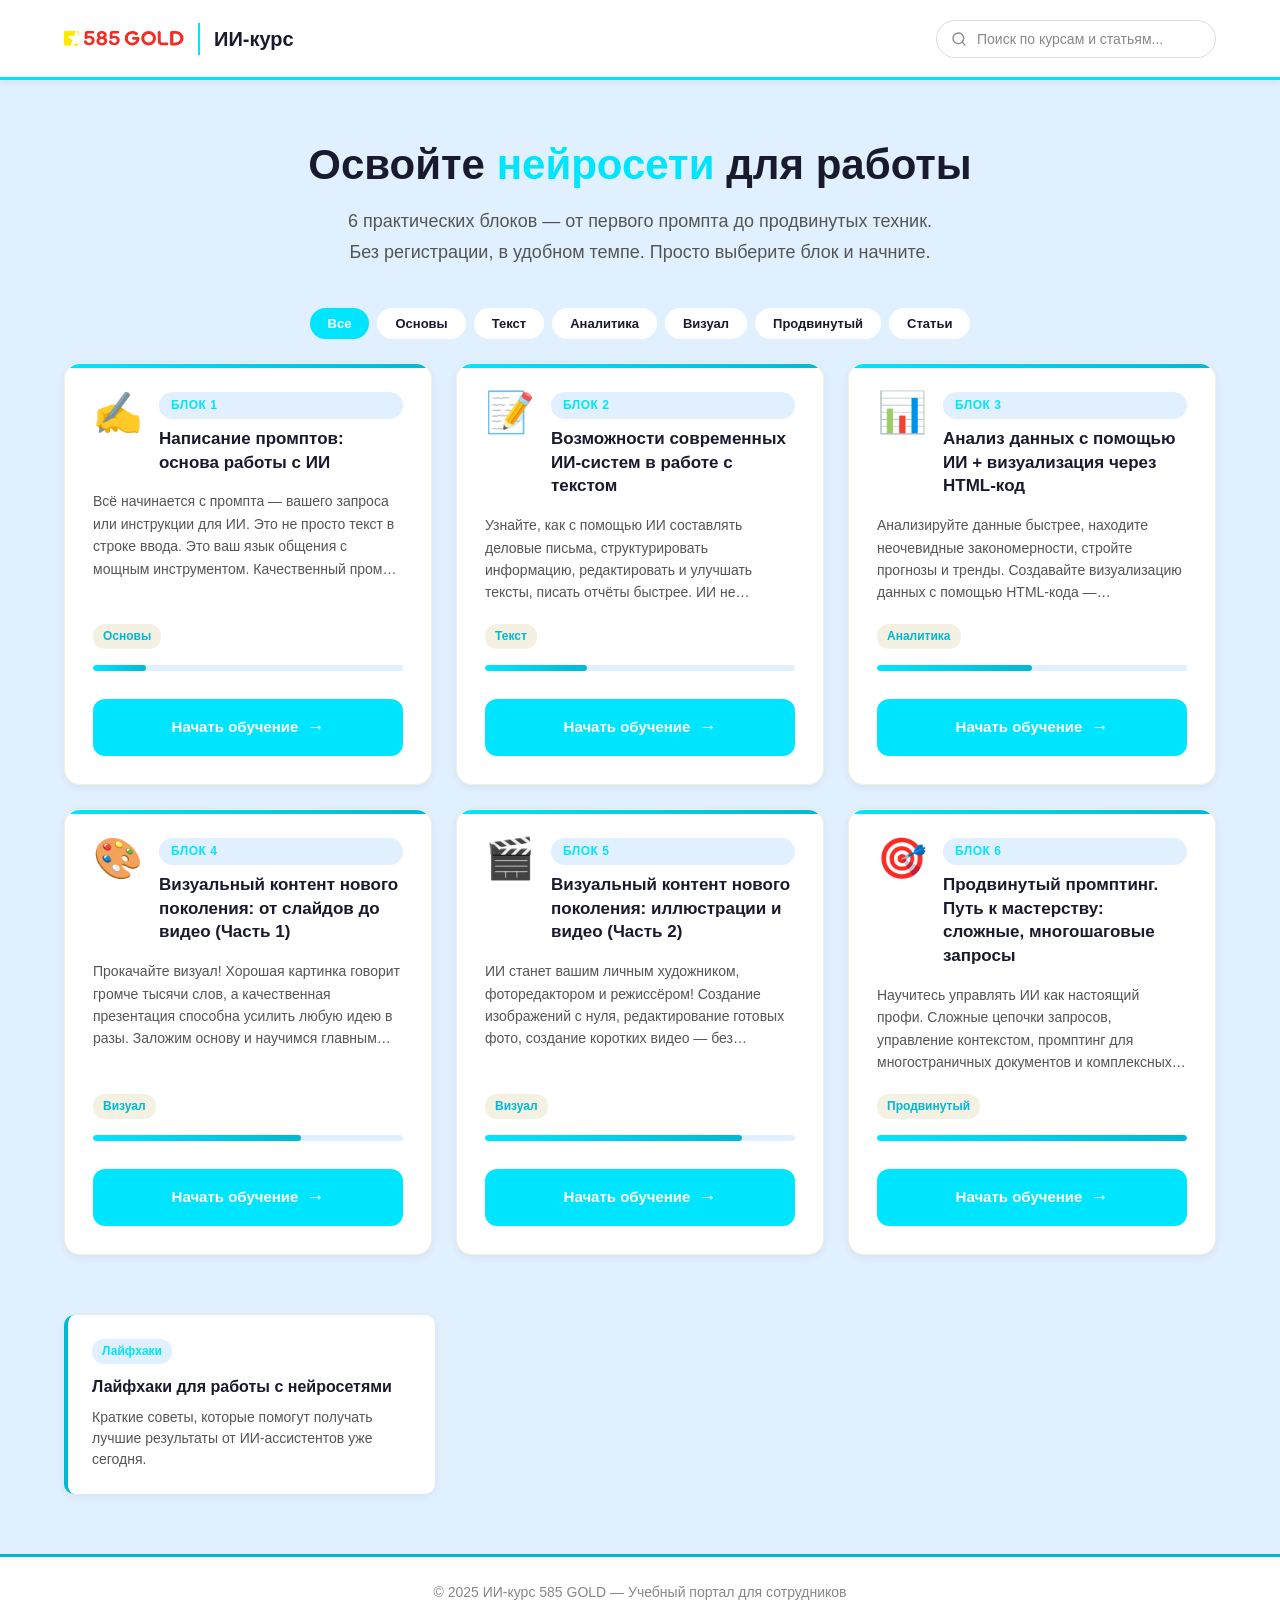
<file: index.html>
<!DOCTYPE html>
<html lang="ru">
<head>
    <meta charset="UTF-8">
    <meta name="viewport" content="width=device-width, initial-scale=1.0">
    <title>ИИ-курс 585 GOLD — Учебный портал</title>
    <meta name="description" content="Учебный портал по работе с ИИ для сотрудников 585 GOLD">
    <link rel="stylesheet" href="style.css">
    <link rel="icon" href="data:image/svg+xml,<svg xmlns=%22http://www.w3.org/2000/svg%22 viewBox=%220 0 100 100%22><text y=%22.9em%22 font-size=%2290%22>⭐</text></svg>">
</head>
<body>

    <header class="header">
        <div class="header-inner">
            <a href="index.html" class="logo-link">
                <div class="logo-placeholder">
                    <img src="assets/logo.svg" alt="585 GOLD" class="logo-img">
                </div>
                <span class="portal-title">ИИ-курс</span>
            </a>
            <div class="header-search">
                <input type="text" class="search-input" id="searchInput" placeholder="Поиск по курсам и статьям..." autocomplete="off">
            </div>
        </div>
    </header>

    <section class="hero">
        <h1>Освойте <span class="accent">нейросети</span> для работы</h1>
        <p>6 практических блоков — от первого промпта до продвинутых техник. Без регистрации, в удобном темпе. Просто выберите блок и начните.</p>
    </section>

    <section class="section scroll-anchor" id="courses">

        <div class="filter-buttons" id="filterButtons">
            <button class="filter-btn active" data-filter="all">Все</button>
            <button class="filter-btn" data-filter="Основы">Основы</button>
            <button class="filter-btn" data-filter="Текст">Текст</button>
            <button class="filter-btn" data-filter="Аналитика">Аналитика</button>
            <button class="filter-btn" data-filter="Визуал">Визуал</button>
            <button class="filter-btn" data-filter="Продвинутый">Продвинутый</button>
            <button class="filter-btn" data-filter="Статьи">Статьи</button>
        </div>

        <div class="courses-grid" id="coursesGrid"></div>

        <div class="empty-state hidden" id="coursesEmpty">
            <div class="empty-state-icon">🔍</div>
            <p>Ничего не найдено. Попробуйте другой запрос.</p>
        </div>
    </section>

    <section class="section scroll-anchor" id="articles">

        <div class="articles-grid" id="articlesGrid"></div>

        <div class="empty-state" id="articlesEmpty">
            <div class="empty-state-icon">📖</div>
            <p>Скоро здесь появятся полезные статьи и материалы.</p>
        </div>
    </section>

    <footer class="footer">
        <div class="footer-inner">
            <p>© 2025 ИИ-курс 585 GOLD — Учебный портал для сотрудников</p>
        </div>
    </footer>

    <script src="script.js"></script>
    <script data-goatcounter="https://585gold.goatcounter.com/count"
        async src="//gc.zgo.at/count.js"></script>
</body>
</html>
</file>
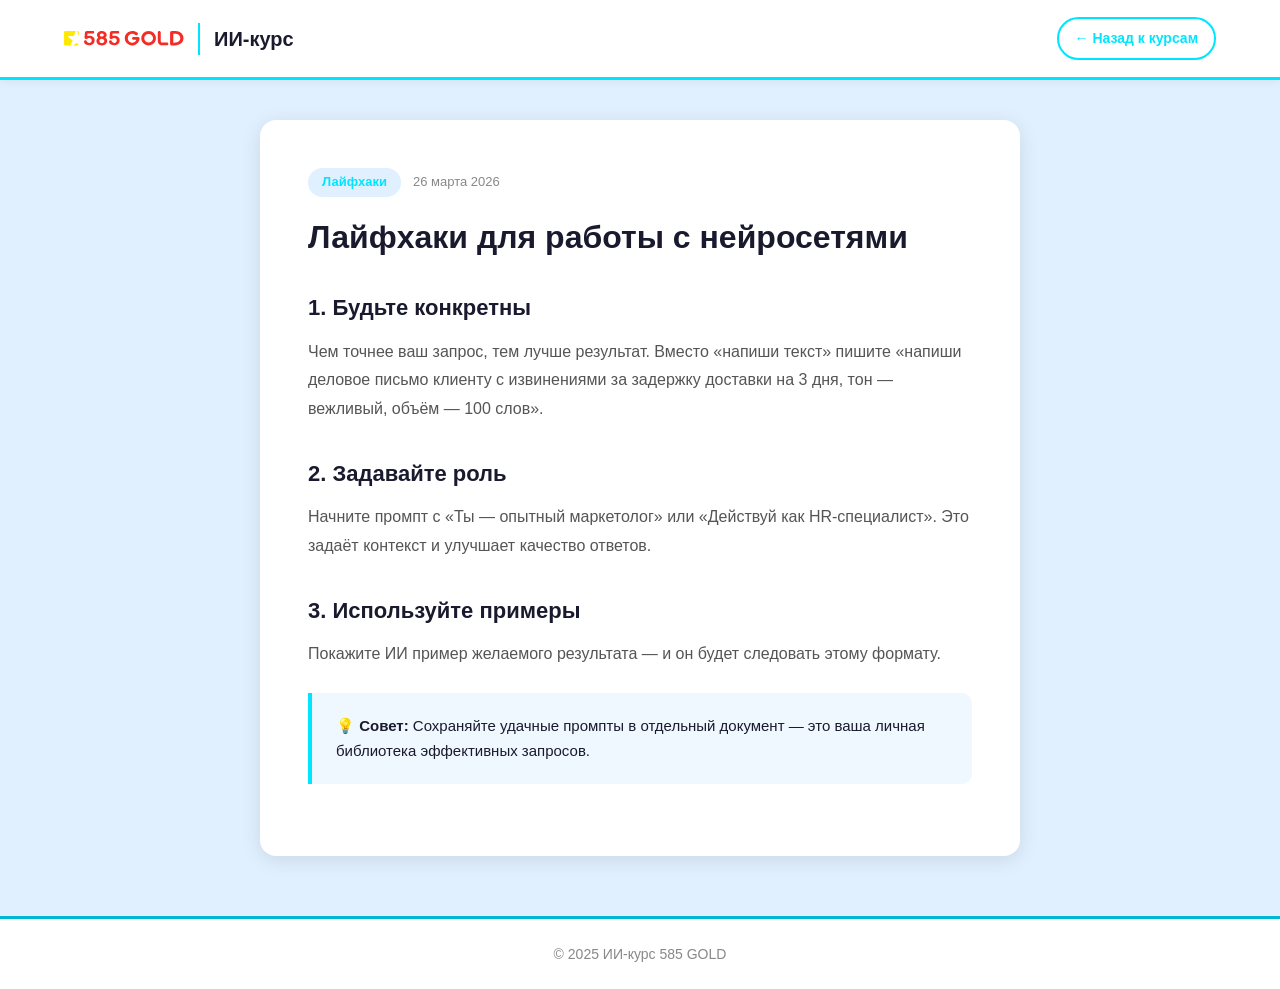
<file: articles/sample-article.html>
<!DOCTYPE html>
<html lang="ru">
<head>
    <meta charset="UTF-8">
    <meta name="viewport" content="width=device-width, initial-scale=1.0">
    <title>Лайфхаки для работы с нейросетями — ИИ-курс 585 GOLD</title>
    <link rel="stylesheet" href="../style.css">
</head>
<body>

    <header class="header">
    <div class="header-inner">
        <a href="../index.html" class="logo-link">
            <div class="logo-placeholder">
                <img src="../assets/logo.svg" alt="585 GOLD" class="logo-img">
            </div>
            <span class="portal-title">ИИ-курс</span>
        </a>
        <a href="../index.html" class="back-link">← Назад к курсам</a>
    </div>
</header>

    <main class="article-page">
        <div class="article-container">
            <div class="article-meta">
                <span class="article-tag">Лайфхаки</span>
                <span class="article-date">26 марта 2026</span>
            </div>
            <h1>Лайфхаки для работы с нейросетями</h1>

            <h2>1. Будьте конкретны</h2>
            <p>Чем точнее ваш запрос, тем лучше результат. Вместо «напиши текст» пишите «напиши деловое письмо клиенту с извинениями за задержку доставки на 3 дня, тон — вежливый, объём — 100 слов».</p>

            <h2>2. Задавайте роль</h2>
            <p>Начните промпт с «Ты — опытный маркетолог» или «Действуй как HR-специалист». Это задаёт контекст и улучшает качество ответов.</p>

            <h2>3. Используйте примеры</h2>
            <p>Покажите ИИ пример желаемого результата — и он будет следовать этому формату.</p>

            <blockquote>
                💡 <strong>Совет:</strong> Сохраняйте удачные промпты в отдельный документ — это ваша личная библиотека эффективных запросов.
            </blockquote>
        </div>
    </main>

    <footer class="footer">
        <div class="footer-inner">
            <p>© 2025 ИИ-курс 585 GOLD</p>
        </div>
    </footer>

</body>
</html>
</file>
<file: style.css>
:root {
    --accent: #00e5ff;
    --accent-hover:#00b8d4;
    --bg-pink: #e0f0ff;
    --bg-pink-light: #f0f8ff;
    --gold: #00b8d4;
    --gold-dark: #00b8d4;
    --white: #FFFFFF;
    --text-dark: #1a1a2e;
    --text-medium: #555555;
    --text-light: #888888;
    --shadow-sm: 0 2px 8px rgba(0,0,0,0.06);
    --shadow-md: 0 4px 20px rgba(0,0,0,0.1);
    --shadow-lg: 0 8px 40px rgba(0,0,0,0.12);
    --radius: 16px;
    --radius-sm: 10px;
    --transition: 0.3s cubic-bezier(0.25, 0.46, 0.45, 0.94);
}

*, *::before, *::after { margin: 0; padding: 0; box-sizing: border-box; }
html { scroll-behavior: smooth; }

body {
    font-family: 'Segoe UI', -apple-system, BlinkMacSystemFont, 'Roboto', 'Helvetica Neue', Arial, sans-serif;
    background-color: var(--bg-pink);
    color: var(--text-dark);
    line-height: 1.6;
    min-height: 100vh;
}

/* === ШАПКА === */
.header {
    background: var(--white);
    border-bottom: 3px solid var(--accent);
    position: sticky;
    top: 0;
    z-index: 100;
    box-shadow: var(--shadow-sm);
}
.header-inner {
    max-width: 1200px;
    margin: 0 auto;
    padding: 16px 24px;
    display: flex;
    align-items: center;
    justify-content: space-between;
}
.logo-link {
    display: flex;
    align-items: center;
    gap: 14px;
    text-decoration: none;
    color: var(--text-dark);
}
.logo-placeholder {
    width: 120px;
    height: 45px;
    display: flex;
    align-items: center;
    justify-content: center;
}
.logo-img { max-width: 120px; max-height: 45px; object-fit: contain; }
.logo-text-fallback { font-size: 22px; font-weight: 800; color: var(--accent); letter-spacing: -0.5px; }
.portal-title {
    font-size: 20px;
    font-weight: 700;
    color: var(--text-dark);
    border-left: 2px solid var(--accent);
    padding-left: 14px;
}

/* === ПОИСК В ШАПКЕ === */
.header-search {
    margin-left: auto;
}
.header-search .search-input {
    padding: 10px 16px 10px 40px;
    border: 1px solid #ddd;
    border-radius: 25px;
    font-size: 14px;
    width: 280px;
    background: var(--white);
    outline: none;
    transition: var(--transition);
    background-image: url("data:image/svg+xml,%3Csvg xmlns='http://www.w3.org/2000/svg' width='16' height='16' viewBox='0 0 24 24' fill='none' stroke='%23888' stroke-width='2' stroke-linecap='round' stroke-linejoin='round'%3E%3Ccircle cx='11' cy='11' r='8'%3E%3C/circle%3E%3Cline x1='21' y1='21' x2='16.65' y2='16.65'%3E%3C/line%3E%3C/svg%3E");
    background-repeat: no-repeat;
    background-position: 14px center;
}
.header-search .search-input:focus {
    border-color: #ccc;
    outline: none;
    box-shadow: none;
}
.header-search .search-input::placeholder { color: var(--text-light); }

.back-link {
    color: var(--accent);
    text-decoration: none;
    font-weight: 600;
    font-size: 14px;
    transition: var(--transition);
    padding: 8px 16px;
    border-radius: 25px;
    border: 2px solid var(--accent);
}
.back-link:hover { background: var(--accent); color: var(--white); }

/* === ГЕРОЙ === */
.hero {
    text-align: center;
    padding: 60px 24px 40px;
    max-width: 800px;
    margin: 0 auto;
}
.hero h1 { font-size: 42px; font-weight: 800; color: var(--text-dark); margin-bottom: 16px; line-height: 1.2; }
.hero h1 .accent { color: var(--accent); }
.hero p { font-size: 18px; color: var(--text-medium); max-width: 600px; margin: 0 auto; line-height: 1.7; }

/* === СЕКЦИИ === */
.section { max-width: 1200px; margin: 0 auto; padding: 0 24px 60px; }
.section-header { display: flex; align-items: center; justify-content: space-between; margin-bottom: 32px; }
.section-title {
    font-size: 28px;
    font-weight: 700;
    color: var(--text-dark);
    display: flex;
    align-items: center;
    gap: 10px;
}
.section-title::before {
    content: '';
    display: inline-block;
    width: 4px;
    height: 28px;
    background: var(--accent);
    border-radius: 2px;
}
.section-badge {
    background: var(--gold);
    color: var(--text-dark);
    padding: 4px 14px;
    border-radius: 20px;
    font-size: 14px;
    font-weight: 600;
}

/* === ФИЛЬТРЫ === */
.filter-buttons { display: flex; flex-wrap: wrap; gap: 8px; margin-bottom: 24px;justify-content: center; }
.filter-btn {
    padding: 8px 18px;
    border-radius: 25px;
    border: none;
    background: var(--white);
    color: var(--text-dark);
    font-size: 13px;
    font-weight: 600;
    cursor: pointer;
    transition: var(--transition);
}
.filter-btn:hover { background: var(--bg-pink-light); }
.filter-btn.active { background: var(--accent); color: var(--white); border-color: var(--accent); }

/* === СЕТКА КУРСОВ === */
.courses-grid {
    display: grid;
    grid-template-columns: repeat(auto-fill, minmax(350px, 1fr));
    gap: 24px;
}

/* === КАРТОЧКА КУРСА === */
.course-card {
    background: var(--white);
    border-radius: var(--radius);
    overflow: hidden;
    transition: var(--transition);
    box-shadow: var(--shadow-sm);
    display: flex;
    flex-direction: column;
    border: 1px solid rgba(222, 208, 158, 0.3);
    position: relative;
}
.course-card:hover { transform: translateY(-4px); box-shadow: var(--shadow-lg); }
.course-card::before {
    content: '';
    position: absolute;
    top: 0; left: 0; right: 0;
    height: 4px;
    background: linear-gradient(90deg, var(--accent), var(--gold));
}
.card-header { padding: 28px 28px 0; display: flex; align-items: flex-start; gap: 16px; }
.card-emoji { font-size: 40px; line-height: 1; flex-shrink: 0; }
.card-block-label {
    display: inline-block;
    background: var(--bg-pink);
    color: var(--accent);
    padding: 4px 12px;
    border-radius: 20px;
    font-size: 12px;
    font-weight: 700;
    text-transform: uppercase;
    letter-spacing: 0.5px;
    margin-bottom: 8px;
}
.card-title { font-size: 17px; font-weight: 700; color: var(--text-dark); line-height: 1.4; }
.card-body { padding: 16px 28px 0; flex-grow: 1; }
.card-description {
    font-size: 14px;
    color: var(--text-medium);
    line-height: 1.6;
    display: -webkit-box;
    -webkit-line-clamp: 4;
    line-clamp: 4;
    -webkit-box-orient: vertical;
    overflow: hidden;
}
.card-category {
    display: inline-block;
    margin-top: 12px;
    background: rgba(222, 208, 158, 0.3);
    color: var(--gold-dark);
    padding: 3px 10px;
    border-radius: 12px;
    font-size: 12px;
    font-weight: 600;
}
.card-footer { padding: 20px 28px 28px; }

/* === КНОПКА === */
.btn-primary {
    display: inline-flex;
    align-items: center;
    justify-content: center;
    gap: 8px;
    width: 100%;
    padding: 14px 24px;
    background: var(--accent);
    color: var(--white);
    text-decoration: none;
    border-radius: 12px;
    font-size: 15px;
    font-weight: 700;
    transition: var(--transition);
    border: none;
    cursor: pointer;
}
.btn-primary:hover { background: var(--accent-hover); transform: scale(1.02); }
.btn-primary::after { content: '→'; font-size: 18px; transition: var(--transition); }
.btn-primary:hover::after { transform: translateX(4px); }

/* === ПРОГРЕСС === */
.progress-track { padding: 0 28px 8px; }
.progress-bar-bg { height: 6px; background: var(--bg-pink); border-radius: 3px; overflow: hidden; }
.progress-bar-fill { height: 100%; background: linear-gradient(90deg, var(--accent), var(--gold)); border-radius: 3px; }

/* === СТАТЬИ === */
.articles-grid { display: grid; grid-template-columns: repeat(auto-fill, minmax(320px, 1fr)); gap: 20px; }
.article-card {
    background: var(--white);
    border-radius: var(--radius-sm);
    padding: 24px;
    transition: var(--transition);
    box-shadow: var(--shadow-sm);
    border-left: 4px solid var(--gold);
    text-decoration: none;
    color: inherit;
    display: block;
}
.article-card:hover { transform: translateY(-2px); box-shadow: var(--shadow-md); border-left-color: var(--accent); }
.article-card-meta { display: flex; align-items: center; gap: 10px; margin-bottom: 10px; }
.article-card-tag { background: var(--bg-pink); color: var(--accent); padding: 3px 10px; border-radius: 12px; font-size: 12px; font-weight: 600; }
.article-card-date { color: var(--text-light); font-size: 12px; }
.article-card-title { font-size: 16px; font-weight: 700; color: var(--text-dark); margin-bottom: 8px; }
.article-card-desc { font-size: 14px; color: var(--text-medium); line-height: 1.5; }

/* === ПУСТОЕ СОСТОЯНИЕ === */
.empty-state { text-align: center; padding: 60px 20px; color: var(--text-light); }
.empty-state-icon { font-size: 48px; margin-bottom: 16px; }
.empty-state p { font-size: 16px; }
.hidden { display: none; }

/* === СТРАНИЦА СТАТЬИ === */
.article-page { padding: 40px 24px 60px; }
.article-container {
    max-width: 760px;
    margin: 0 auto;
    background: var(--white);
    border-radius: var(--radius);
    padding: 48px;
    box-shadow: var(--shadow-md);
}
.article-meta { display: flex; align-items: center; gap: 12px; margin-bottom: 20px; }
.article-tag { background: var(--bg-pink); color: var(--accent); padding: 4px 14px; border-radius: 20px; font-size: 13px; font-weight: 600; }
.article-date { color: var(--text-light); font-size: 13px; }
.article-container h1 { font-size: 32px; font-weight: 800; color: var(--text-dark); margin-bottom: 24px; line-height: 1.3; }
.article-container h2 { font-size: 22px; font-weight: 700; color: var(--text-dark); margin-top: 32px; margin-bottom: 12px; }
.article-container p { font-size: 16px; color: var(--text-medium); line-height: 1.8; margin-bottom: 16px; }
.article-container blockquote {
    background: var(--bg-pink-light);
    border-left: 4px solid var(--accent);
    padding: 20px 24px;
    border-radius: 0 var(--radius-sm) var(--radius-sm) 0;
    margin: 24px 0;
    font-size: 15px;
    line-height: 1.7;
}
.article-cta { margin-top: 40px; text-align: center; }
.article-cta .btn-primary { width: auto; padding: 14px 40px; }

/* === ФУТЕР === */
.footer { background: var(--white); border-top: 3px solid var(--gold); padding: 24px; text-align: center; }
.footer-inner { max-width: 1200px; margin: 0 auto; }
.footer p { color: var(--text-light); font-size: 14px; }

/* === АНИМАЦИИ === */
@keyframes fadeInUp {
    from { opacity: 0; transform: translateY(20px); }
    to { opacity: 1; transform: translateY(0); }
}
.course-card, .article-card { animation: fadeInUp 0.5s ease forwards; opacity: 0; }
.course-card:nth-child(1) { animation-delay: 0.05s; }
.course-card:nth-child(2) { animation-delay: 0.1s; }
.course-card:nth-child(3) { animation-delay: 0.15s; }
.course-card:nth-child(4) { animation-delay: 0.2s; }
.course-card:nth-child(5) { animation-delay: 0.25s; }
.course-card:nth-child(6) { animation-delay: 0.3s; }

/* === АДАПТИВ === */
@media (max-width: 768px) {
    .header-inner { flex-direction: column; gap: 12px; }
    .header-search { width: 100%; }
    .header-search .search-input { width: 100%; }
    .hero { padding: 40px 20px 30px; }
    .hero h1 { font-size: 28px; }
    .hero p { font-size: 16px; }
    .section-header { flex-direction: column; align-items: flex-start; gap: 8px; }
    .courses-grid { grid-template-columns: 1fr; }
    .articles-grid { grid-template-columns: 1fr; }
    .article-container { padding: 24px; }
    .article-container h1 { font-size: 24px; }
    .portal-title { font-size: 16px; }
    .section-title { font-size: 22px; }
}
/* === ВЫРАВНИВАНИЕ ВНУТРИ КАРТОЧЕК === */
.card-header-text {
    display: flex;
    flex-direction: column;
    min-height: 70px;
}

.card-body {
    padding: 16px 28px 0;
    flex-grow: 1;
}

.card-meta {
    padding: 8px 28px 16px;
    margin-top: auto;
}
@media (max-width: 400px) {
    .card-header { padding: 20px 20px 0; }
    .card-body { padding: 12px 20px 0; }
    .card-footer { padding: 16px 20px 20px; }
    .progress-track { padding: 0 20px 8px; }
}

.scroll-anchor { scroll-margin-top: 100px; }
</file>
